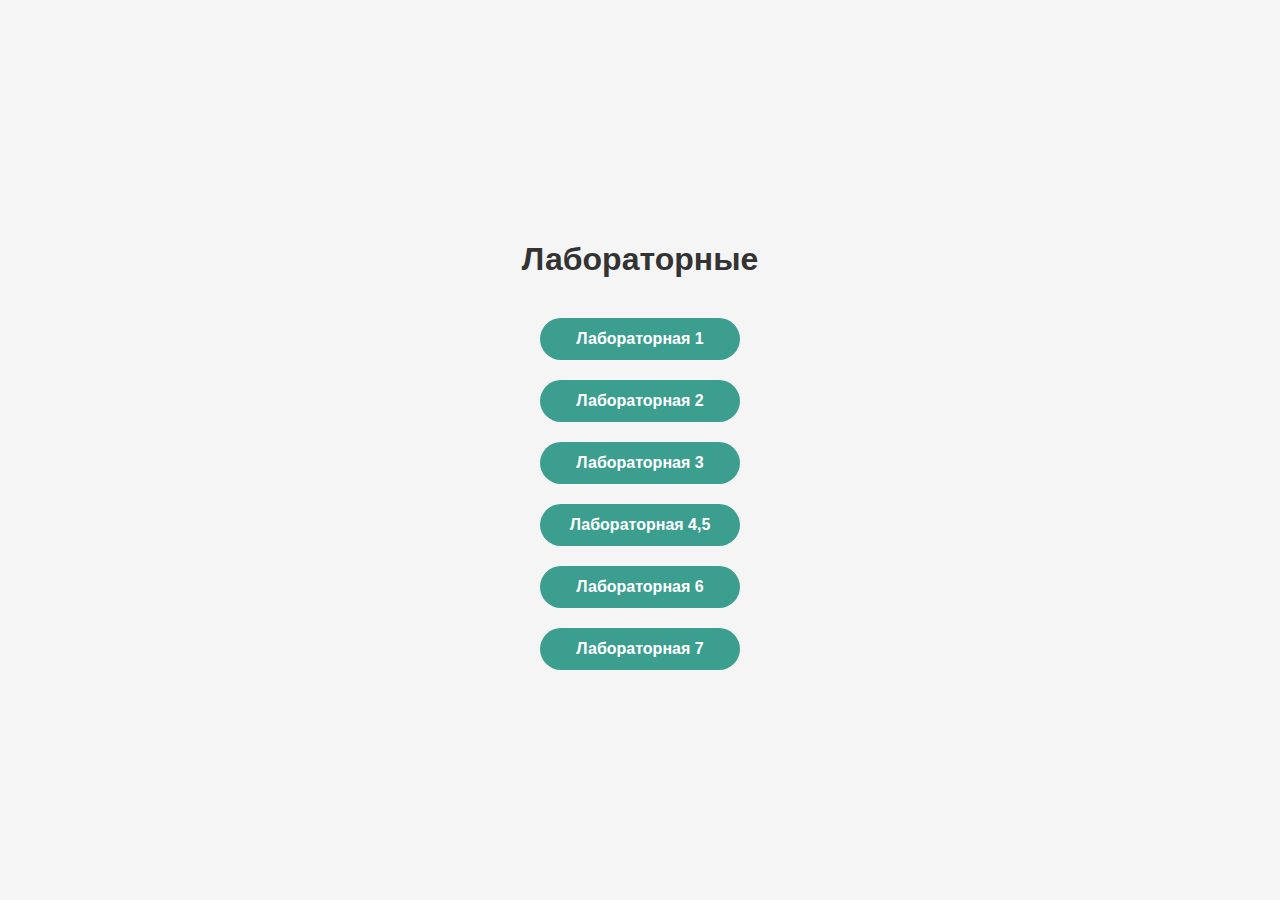
<file: index.html>
<!DOCTYPE html>
<html lang="ru">
<head>
  <meta charset="UTF-8">
  <meta name="viewport" content="width=device-width, initial-scale=1.0">
  <title>Лабораторные</title>
  <style>
    body {
      font-family: 'Segoe UI', sans-serif;
      background-color: #f5f5f5;
      margin: 0;
      padding: 0;
      display: flex;
      flex-direction: column;
      justify-content: center;
      align-items: center;
      min-height: 100vh;
      text-align: center;
    }

    h1 {
      margin-bottom: 30px;
      color: #333;
    }

    .btn {
      display: block;
      width: 200px;
      padding: 12px 0;
      margin: 10px auto;
      background-color: #3c9e8e;
      color: white;
      text-decoration: none;
      border: none;
      border-radius: 30px;
      font-size: 16px;
      font-weight: 600;
      cursor: pointer;
      transition: background-color 0.3s ease, transform 0.2s ease;
    }

    .btn:hover {
      background-color: #245e54;
      transform: scale(1.03);
    }
  </style>
</head>
<body>

  <h1>Лабораторные</h1>

  <a href="/pages/lb1.html" class="btn">Лабораторная 1</a>
  <a href="/pages/lb2.html" class="btn">Лабораторная 2</a>
  <a href="/pages/lb3.html" class="btn">Лабораторная 3</a>
  <a href="/pages/table.html" class="btn">Лабораторная 4,5</a>
  <a href="/pages/info.html" class="btn">Лабораторная 6</a>
  <a href="/pages/info-7.html" class="btn">Лабораторная 7</a>

</body>
</html>
</file>
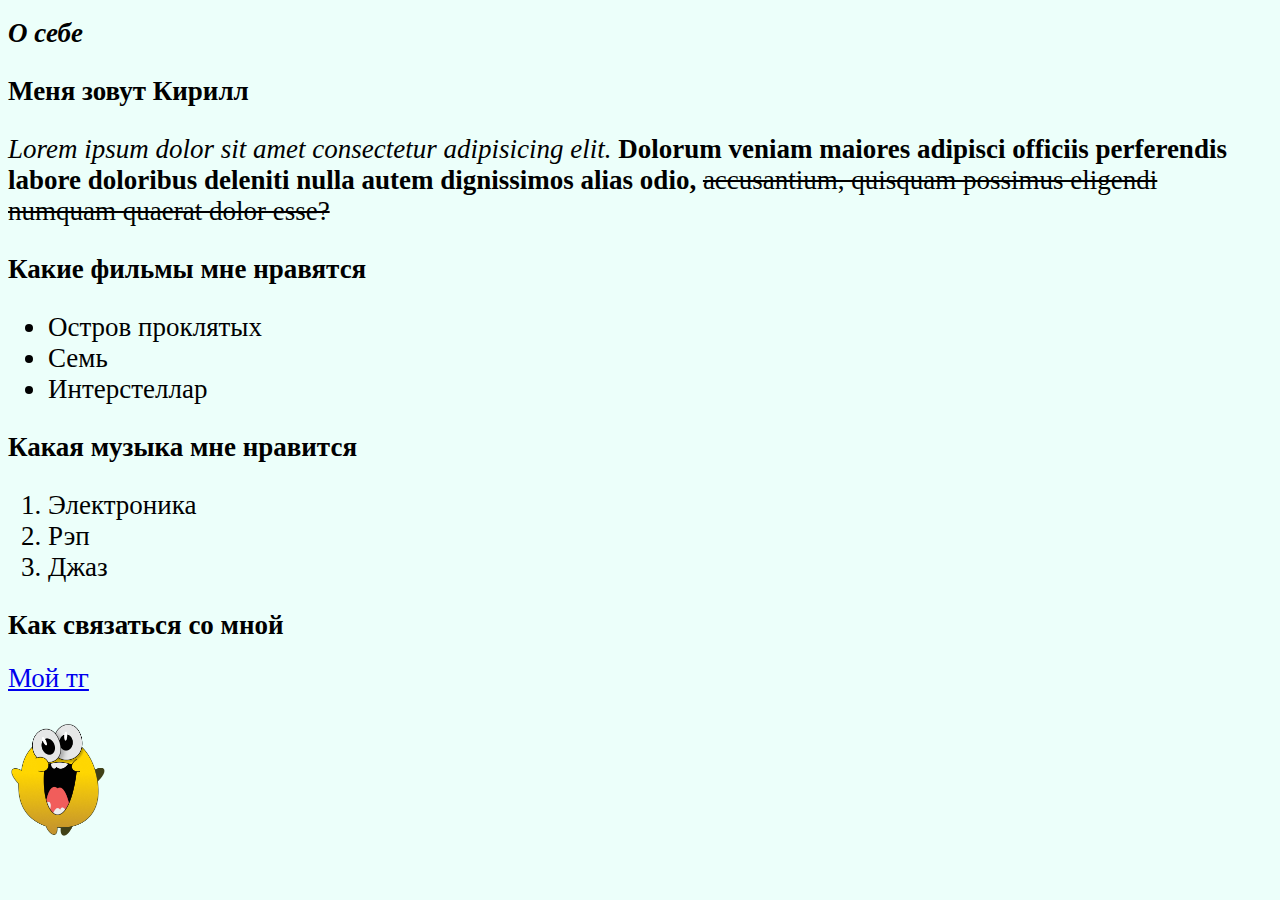
<file: lb1.html>
<!DOCTYPE html>
<html lang="ru">
<head>
    <meta charset="UTF-8">
    <meta name="viewport" content="width=device-width, initial-scale=1.0">
    <title>Лабораторная работа 1</title>
</head>
<style>
    *{
        font-size: 3vh;
    }
    body{
        background-color: rgb(236, 255, 250);
    }
    img{
        width: 8%;
        height: 8%;
    }
</style>
<body>

    <h1>
        <i>О себе</i>
    </h1>

    <p>
        <b>Меня зовут Кирилл</b>
        <p>
            <i>Lorem ipsum dolor sit amet consectetur adipisicing elit.</i>
            <b>Dolorum veniam maiores adipisci officiis perferendis labore doloribus deleniti nulla autem dignissimos alias odio,</b>
            <del>accusantium, quisquam possimus eligendi numquam quaerat dolor esse?</del>
        </p>
    </p>
    
    <h2>Какие фильмы мне нравятся</h2>

    <ul>
        <li>Остров проклятых</li>
        <li>Семь</li>
        <li>Интерстеллар</li>
    </ul>

    <h2>Какая музыка мне нравится</h2>

    <ol>
        <li>Электроника</li>
        <li>Рэп</li>
        <li>Джаз</li>
    </ol>

    <h2>Как связаться со мной</h2>

    <a href="https://t.me/q6albes">Мой тг</a>

    <p>
        <img src="../images/happy.png" alt="">
    </p>
</body>
</html>
</file>
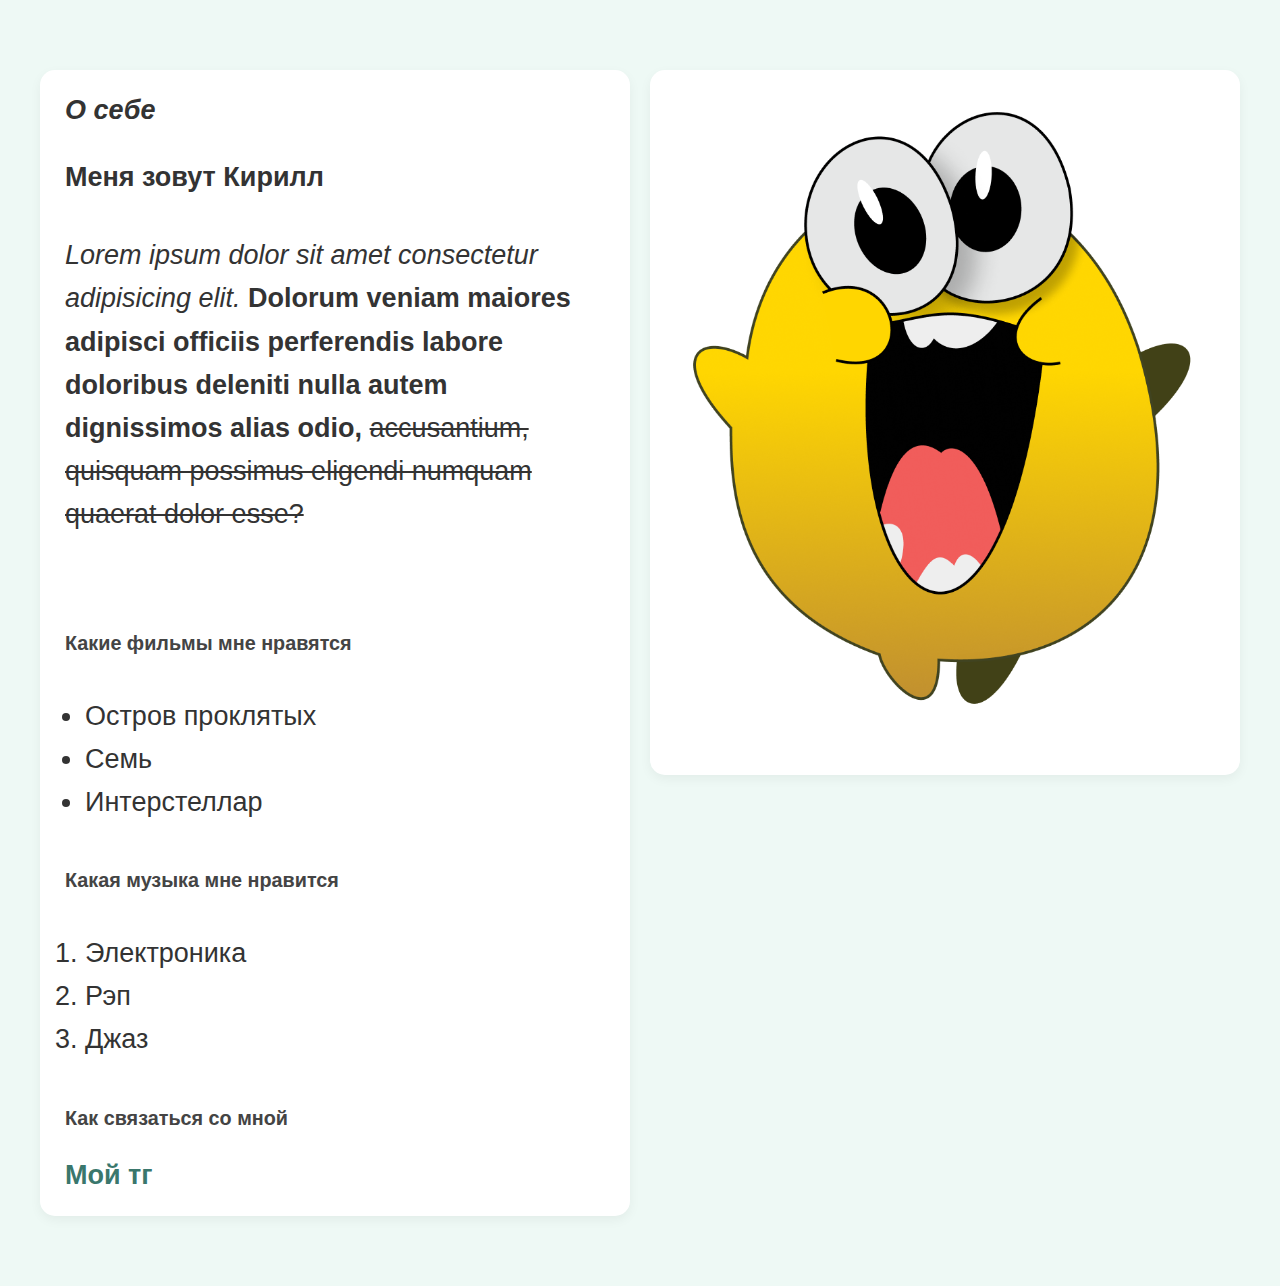
<file: lb2.html>
<!DOCTYPE html>
<html lang="ru">
<head>
    <meta charset="UTF-8">
    <meta name="viewport" content="width=device-width, initial-scale=1.0">
    <title>Лабораторная работа 2</title>
    <link rel="stylesheet" href="../styles/style-lb2.css">
</head>
<body>
<div class="content">
    <div class="content-left">
        <h1>
            <i>О себе</i>
        </h1>

        <p>
            <b>Меня зовут Кирилл</b>
            <p>
                <i>Lorem ipsum dolor sit amet consectetur adipisicing elit.</i>
                <b>Dolorum veniam maiores adipisci officiis perferendis labore doloribus deleniti nulla autem dignissimos alias odio,</b>
                <del>accusantium, quisquam possimus eligendi numquam quaerat dolor esse?</del>
            </p>
        </p>
        
        <h2>Какие фильмы мне нравятся</h2>

        <ul>
            <li>Остров проклятых</li>
            <li>Семь</li>
            <li>Интерстеллар</li>
        </ul>

        <h2>Какая музыка мне нравится</h2>

        <ol>
            <li>Электроника</li>
            <li>Рэп</li>
            <li>Джаз</li>
        </ol>

        <h2>Как связаться со мной</h2>

        <a href="https://t.me/q6albes">Мой тг</a>
    </div>

    <div class="content-right">
        <p>
            <img src="/images/happy.png" alt="">
        </p>
    </div>
</div>
</body>
</html>
</file>
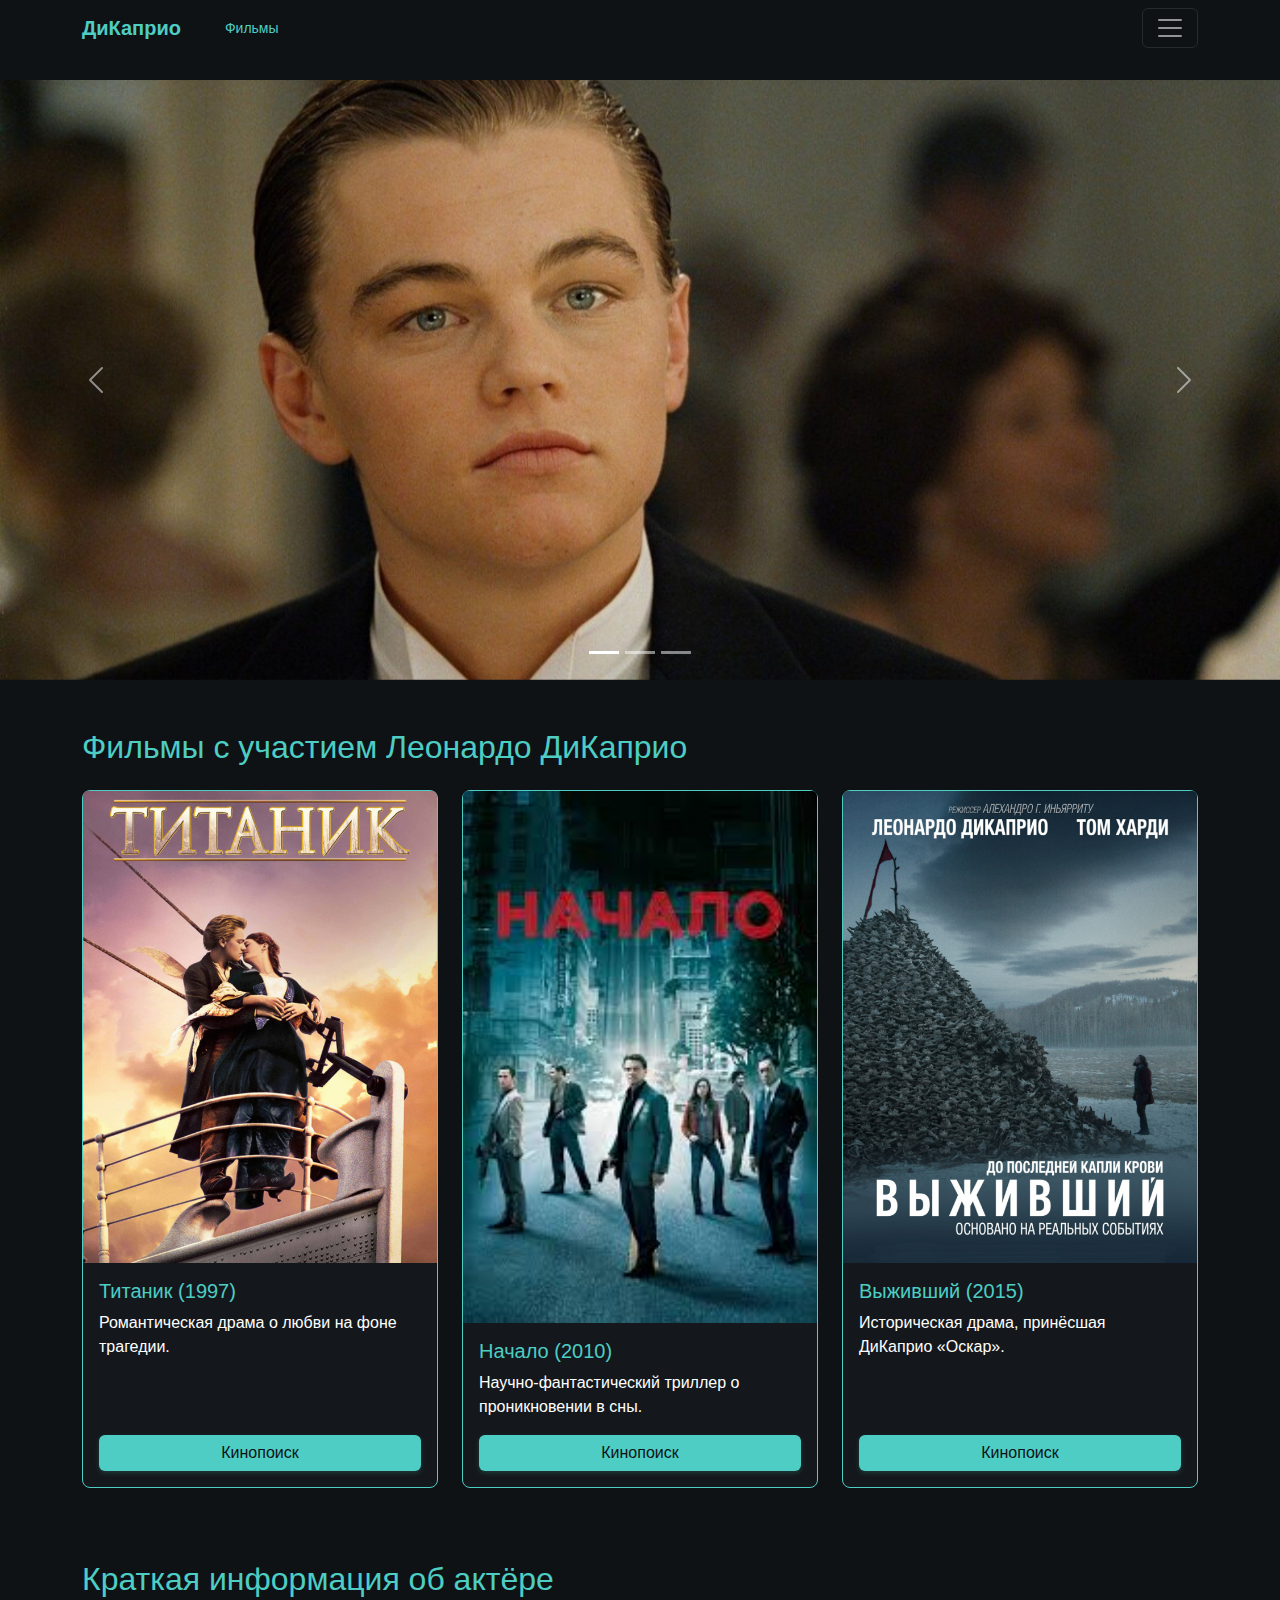
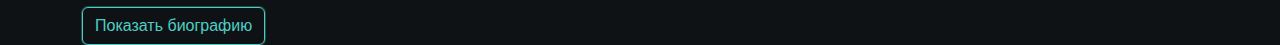
<file: pages/info-7.html>
<!DOCTYPE html>
<html lang="ru">
<head>
    <meta charset="UTF-8">
    <meta name="viewport" content="width=device-width, initial-scale=1.0">
    <title>Леонардо ДиКаприо — Информация</title>
    <link href="https://cdn.jsdelivr.net/npm/bootstrap@5.3.2/dist/css/bootstrap.min.css" rel="stylesheet">
    <link rel="stylesheet" href="/styles/style-lb7.css">
</head>
<body>

    <nav class="navbar navbar-dark bg-nav">
        <div class="container d-flex justify-content-between align-items-center">
            <div class="d-flex align-items-center gap-3">
                <a class="navbar-brand text-turquoise mb-0" href="#">ДиКаприо</a>
                <a class="btn btn-sm text-turquoise no-outline d-none d-md-inline-block" href="films-7.html">Фильмы</a>
            </div>
            <button id="burgerBtn" class="navbar-toggler" type="button" aria-label="Открыть меню">
                <span class="navbar-toggler-icon"></span>
            </button>
        </div>
    </nav>

    <div id="sidebar" class="offcanvas offcanvas-start" tabindex="-1">
        <div class="offcanvas-header bg-card border-bottom border-turquoise">
            <h5 class="offcanvas-title text-turquoise">Меню</h5>
            <button type="button" class="btn-close btn-close-white" data-bs-dismiss="offcanvas" aria-label="Закрыть"></button>
        </div>
        <div class="offcanvas-body bg-card p-0">
            <div class="list-group list-group-flush">
                <a class="list-group-item list-group-item-action bg-card text-white border-0 menu-link" href="#top">Главная</a>
                <a class="list-group-item list-group-item-action bg-card text-white border-0 menu-link" href="#films-section">Фильмы</a>
                <a class="list-group-item list-group-item-action bg-card text-white border-0 menu-link" href="#bio-section">Биография</a>
            </div>
        </div>
    </div>

    <div id="top"></div>

    <div id="actorCarousel" class="carousel slide mt-4" data-bs-ride="carousel">
        <div class="carousel-indicators">
            <button type="button" data-bs-target="#actorCarousel" data-bs-slide-to="0" class="active" aria-current="true" aria-label="Slide 1"></button>
            <button type="button" data-bs-target="#actorCarousel" data-bs-slide-to="1" aria-label="Slide 2"></button>
            <button type="button" data-bs-target="#actorCarousel" data-bs-slide-to="2" aria-label="Slide 3"></button>
        </div>
        <div class="carousel-inner">
            <div class="carousel-item active">
                <img src="/images/1.jpg" class="d-block w-100" alt="Титаник">
            </div>
            <div class="carousel-item">
                <img src="/images/2.jpg" class="d-block w-100" alt="Начало">
            </div>
            <div class="carousel-item">
                <img src="/images/3.jpg" class="d-block w-100" alt="Выживший">
            </div>
        </div>
        <button class="carousel-control-prev" type="button" data-bs-target="#actorCarousel" data-bs-slide="prev">
            <span class="carousel-control-prev-icon" aria-hidden="true"></span>
            <span class="visually-hidden">Предыдущий</span>
        </button>
        <button class="carousel-control-next" type="button" data-bs-target="#actorCarousel" data-bs-slide="next">
            <span class="carousel-control-next-icon" aria-hidden="true"></span>
            <span class="visually-hidden">Следующий</span>
        </button>
    </div>

    <div class="container mt-5" id="films-section">
        <h2 class="mb-4 text-turquoise">Фильмы с участием Леонардо ДиКаприо</h2>
        <div class="row">
            <div class="col-md-4 mb-4">
                <div class="card h-100 bg-card border border-turquoise">
                    <img src="/images/Titanic.jpg" class="card-img-top" alt="Титаник">
                    <div class="card-body d-flex flex-column">
                        <h5 class="card-title text-turquoise">Титаник (1997)</h5>
                        <p class="card-text text-white">Романтическая драма о любви на фоне трагедии.</p>
                        <a href="https://www.kinopoisk.ru/film/2213/" target="_blank" class="btn btn-turquoise mt-auto">Кинопоиск</a>
                    </div>
                </div>
            </div>
            <div class="col-md-4 mb-4">
                <div class="card h-100 bg-card border border-turquoise">
                    <img src="/images/Inception.jpg" class="card-img-top" alt="Начало">
                    <div class="card-body d-flex flex-column">
                        <h5 class="card-title text-turquoise">Начало (2010)</h5>
                        <p class="card-text text-white">Научно-фантастический триллер о проникновении в сны.</p>
                        <a href="https://www.kinopoisk.ru/film/447301/" target="_blank" class="btn btn-turquoise mt-auto">Кинопоиск</a>
                    </div>
                </div>
            </div>
            <div class="col-md-4 mb-4">
                <div class="card h-100 bg-card border border-turquoise">
                    <img src="/images/Revenant.jpg" class="card-img-top" alt="Выживший">
                    <div class="card-body d-flex flex-column">
                        <h5 class="card-title text-turquoise">Выживший (2015)</h5>
                        <p class="card-text text-white">Историческая драма, принёсшая ДиКаприо «Оскар».</p>
                        <a href="https://www.kinopoisk.ru/film/522941/" target="_blank" class="btn btn-turquoise mt-auto">Кинопоиск</a>
                    </div>
                </div>
            </div>
        </div>
    </div>

    <div class="container mt-5" id="bio-section">
        <h2 class="text-turquoise">Краткая информация об актёре</h2>
        <button class="btn btn-outline-turquoise" type="button" data-bs-toggle="collapse" data-bs-target="#bioCollapse">
            Показать биографию
        </button>
        <div class="collapse mt-3" id="bioCollapse">
            <div class="card bg-card border border-turquoise">
                <div class="card-body text-white">
                    <p><strong>Где родился:</strong> Лос-Анджелес, Калифорния, США, 11 ноября 1974 года.</p>
                    <p><strong>Где учился:</strong> Не поступил в колледж — начал карьеру актёра в подростковом возрасте.</p>
                    <p><strong>Личная жизнь:</strong> Известен своей экологической активностью и основанием фонда Leonardo DiCaprio Foundation.</p>
                    <p><strong>Достижения:</strong> Обладатель «Оскара», «Золотого глобуса», «BAFTA».</p>
                </div>
            </div>
        </div>
    </div>

    <script src="https://cdn.jsdelivr.net/npm/bootstrap@5.3.2/dist/js/bootstrap.bundle.min.js"></script>
    <script>
        const sidebar = document.getElementById('sidebar');
        const burgerBtn = document.getElementById('burgerBtn');
        const bsSidebar = new bootstrap.Offcanvas(sidebar);
        const menuLinks = document.querySelectorAll('.menu-link');

        burgerBtn.addEventListener('click', () => {
            bsSidebar.show();
        });

        menuLinks.forEach(link => {
            link.addEventListener('click', (e) => {
                e.preventDefault();
                bsSidebar.hide();
                const targetId = link.getAttribute('href');
                const target = document.querySelector(targetId);
                if (target) {
                    setTimeout(() => {
                        window.scrollTo({
                            top: target.offsetTop - 80,
                            behavior: 'smooth'
                        });
                    }, 300);
                }
            });
        });
    </script>
</body>
</html>
</file>
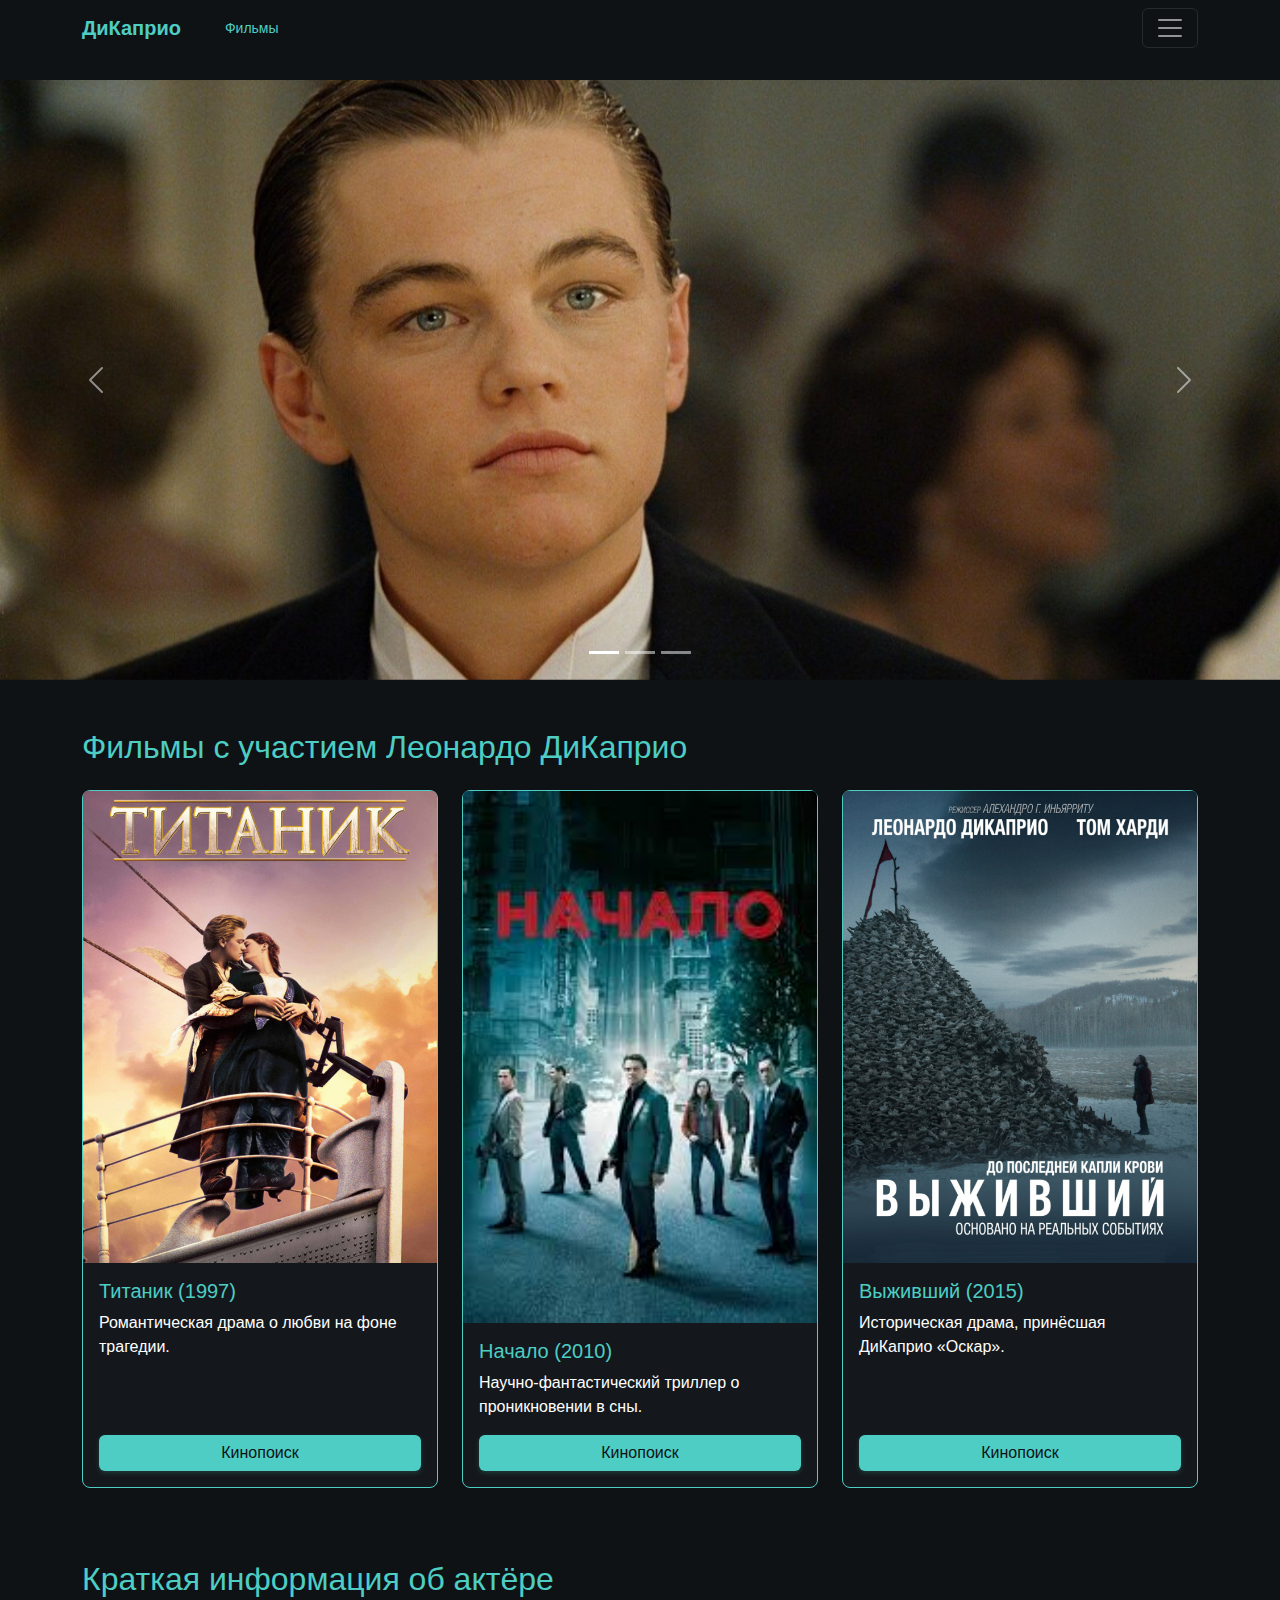
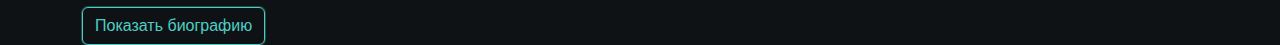
<file: pages/info.html>
<!DOCTYPE html>
<html lang="ru">
<head>
    <meta charset="UTF-8">
    <meta name="viewport" content="width=device-width, initial-scale=1.0">
    <title>Леонардо ДиКаприо — Информация</title>
    <link href="https://cdn.jsdelivr.net/npm/bootstrap@5.3.2/dist/css/bootstrap.min.css" rel="stylesheet">
    <link rel="stylesheet" href="../styles/style-lb6.css">
</head>
<body>

    <nav class="navbar navbar-dark bg-nav">
        <div class="container d-flex justify-content-between align-items-center">
            <div class="d-flex align-items-center gap-3">
                <a class="navbar-brand text-turquoise mb-0" href="#">ДиКаприо</a>
                <a class="btn btn-sm text-turquoise no-outline d-none d-md-inline-block" href="films.html">Фильмы</a>
            </div>
            <button id="burgerBtn" class="navbar-toggler" type="button" aria-label="Открыть меню">
                <span class="navbar-toggler-icon"></span>
            </button>
        </div>
    </nav>

    <div id="sidebar" class="offcanvas offcanvas-start" tabindex="-1">
        <div class="offcanvas-header bg-card border-bottom border-turquoise">
            <h5 class="offcanvas-title text-turquoise">Меню</h5>
            <button type="button" class="btn-close btn-close-white" data-bs-dismiss="offcanvas" aria-label="Закрыть"></button>
        </div>
        <div class="offcanvas-body bg-card p-0">
            <div class="list-group list-group-flush">
                <a class="list-group-item list-group-item-action bg-card text-white border-0 menu-link" href="#top">Главная</a>
                <a class="list-group-item list-group-item-action bg-card text-white border-0 menu-link" href="#films-section">Фильмы</a>
                <a class="list-group-item list-group-item-action bg-card text-white border-0 menu-link" href="#bio-section">Биография</a>
            </div>
        </div>
    </div>

    <div id="top"></div>

    <div id="actorCarousel" class="carousel slide mt-4" data-bs-ride="carousel">
        <div class="carousel-indicators">
            <button type="button" data-bs-target="#actorCarousel" data-bs-slide-to="0" class="active" aria-current="true" aria-label="Slide 1"></button>
            <button type="button" data-bs-target="#actorCarousel" data-bs-slide-to="1" aria-label="Slide 2"></button>
            <button type="button" data-bs-target="#actorCarousel" data-bs-slide-to="2" aria-label="Slide 3"></button>
        </div>
        <div class="carousel-inner">
            <div class="carousel-item active">
                <img src="../images/1.jpg" class="d-block w-100" alt="Титаник">
            </div>
            <div class="carousel-item">
                <img src="../images/2.jpg" class="d-block w-100" alt="Начало">
            </div>
            <div class="carousel-item">
                <img src="../images/3.jpg" class="d-block w-100" alt="Выживший">
            </div>
        </div>
        <button class="carousel-control-prev" type="button" data-bs-target="#actorCarousel" data-bs-slide="prev">
            <span class="carousel-control-prev-icon" aria-hidden="true"></span>
            <span class="visually-hidden">Предыдущий</span>
        </button>
        <button class="carousel-control-next" type="button" data-bs-target="#actorCarousel" data-bs-slide="next">
            <span class="carousel-control-next-icon" aria-hidden="true"></span>
            <span class="visually-hidden">Следующий</span>
        </button>
    </div>

    <div class="container mt-5" id="films-section">
        <h2 class="mb-4 text-turquoise">Фильмы с участием Леонардо ДиКаприо</h2>
        <div class="row">
            <div class="col-md-4 mb-4">
                <div class="card h-100 bg-card border border-turquoise">
                    <img src="../images/Titanic.jpg" class="card-img-top" alt="Титаник">
                    <div class="card-body d-flex flex-column">
                        <h5 class="card-title text-turquoise">Титаник (1997)</h5>
                        <p class="card-text text-white">Романтическая драма о любви на фоне трагедии.</p>
                        <a href="https://www.kinopoisk.ru/film/2213/" target="_blank" class="btn btn-turquoise mt-auto">Кинопоиск</a>
                    </div>
                </div>
            </div>
            <div class="col-md-4 mb-4">
                <div class="card h-100 bg-card border border-turquoise">
                    <img src="../images/Inception.jpg" class="card-img-top" alt="Начало">
                    <div class="card-body d-flex flex-column">
                        <h5 class="card-title text-turquoise">Начало (2010)</h5>
                        <p class="card-text text-white">Научно-фантастический триллер о проникновении в сны.</p>
                        <a href="https://www.kinopoisk.ru/film/447301/" target="_blank" class="btn btn-turquoise mt-auto">Кинопоиск</a>
                    </div>
                </div>
            </div>
            <div class="col-md-4 mb-4">
                <div class="card h-100 bg-card border border-turquoise">
                    <img src="../images/Revenant.jpg" class="card-img-top" alt="Выживший">
                    <div class="card-body d-flex flex-column">
                        <h5 class="card-title text-turquoise">Выживший (2015)</h5>
                        <p class="card-text text-white">Историческая драма, принёсшая ДиКаприо «Оскар».</p>
                        <a href="https://www.kinopoisk.ru/film/522941/" target="_blank" class="btn btn-turquoise mt-auto">Кинопоиск</a>
                    </div>
                </div>
            </div>
        </div>
    </div>

    <div class="container mt-5" id="bio-section">
        <h2 class="text-turquoise">Краткая информация об актёре</h2>
        <button class="btn btn-outline-turquoise" type="button" data-bs-toggle="collapse" data-bs-target="#bioCollapse">
            Показать биографию
        </button>
        <div class="collapse mt-3" id="bioCollapse">
            <div class="card bg-card border border-turquoise">
                <div class="card-body text-white">
                    <p><strong>Где родился:</strong> Лос-Анджелес, Калифорния, США, 11 ноября 1974 года.</p>
                    <p><strong>Где учился:</strong> Не поступил в колледж — начал карьеру актёра в подростковом возрасте.</p>
                    <p><strong>Личная жизнь:</strong> Известен своей экологической активностью и основанием фонда Leonardo DiCaprio Foundation.</p>
                    <p><strong>Достижения:</strong> Обладатель «Оскара», «Золотого глобуса», «BAFTA».</p>
                </div>
            </div>
        </div>
    </div>

    <script src="https://cdn.jsdelivr.net/npm/bootstrap@5.3.2/dist/js/bootstrap.bundle.min.js"></script>
    <script>
        const sidebar = document.getElementById('sidebar');
        const burgerBtn = document.getElementById('burgerBtn');
        const bsSidebar = new bootstrap.Offcanvas(sidebar);
        const menuLinks = document.querySelectorAll('.menu-link');

        burgerBtn.addEventListener('click', () => {
            bsSidebar.show();
        });

        menuLinks.forEach(link => {
            link.addEventListener('click', (e) => {
                e.preventDefault();
                bsSidebar.hide();
                const targetId = link.getAttribute('href');
                const target = document.querySelector(targetId);
                if (target) {
                    setTimeout(() => {
                        window.scrollTo({
                            top: target.offsetTop - 80,
                            behavior: 'smooth'
                        });
                    }, 300);
                }
            });
        });
    </script>
</body>
</html>
</file>
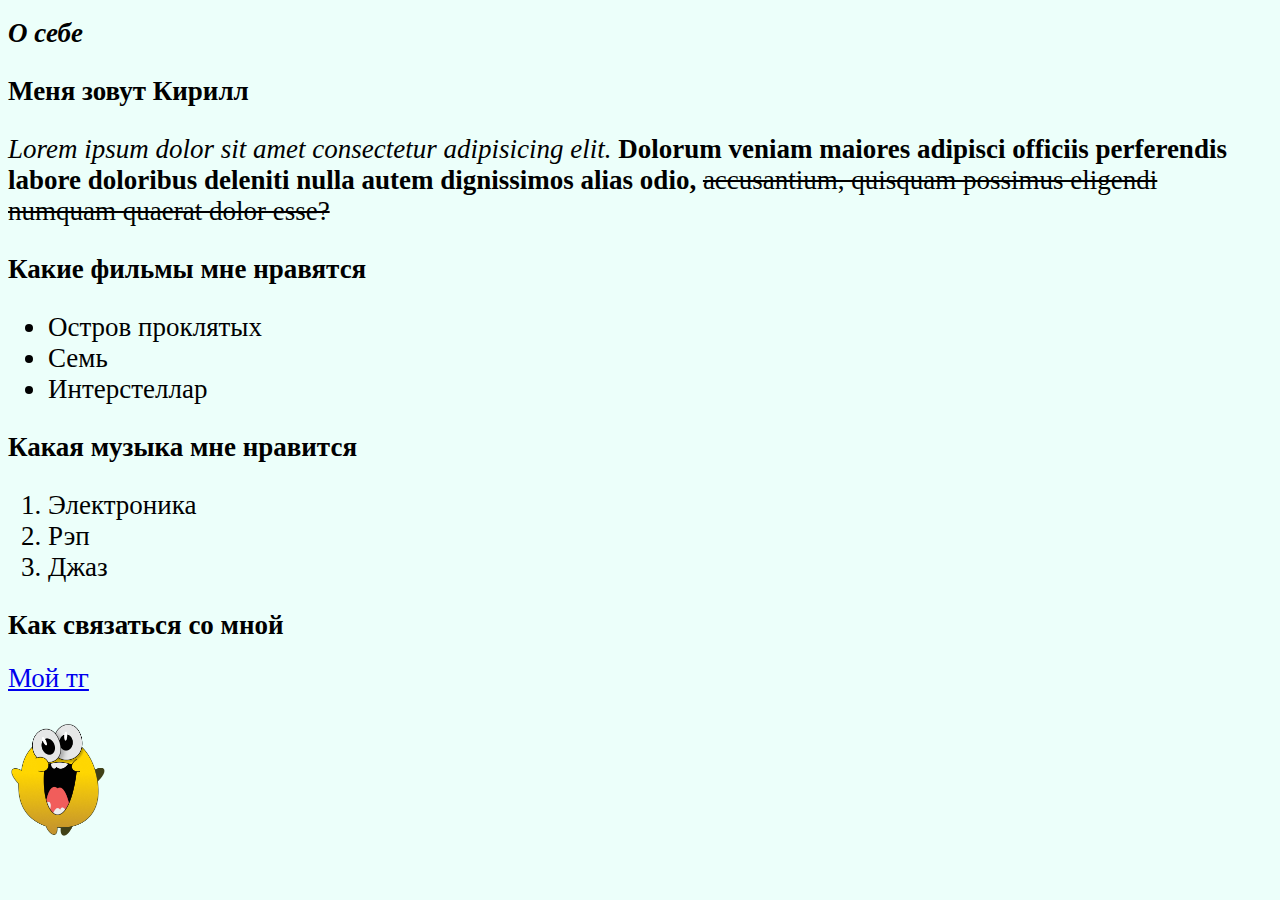
<file: pages/lb1.html>
<!DOCTYPE html>
<html lang="ru">
<head>
    <meta charset="UTF-8">
    <meta name="viewport" content="width=device-width, initial-scale=1.0">
    <title>Лабораторная работа 1</title>
</head>
<style>
    *{
        font-size: 3vh;
    }
    body{
        background-color: rgb(236, 255, 250);
    }
    img{
        width: 8%;
        height: 8%;
    }
</style>
<body>

    <h1>
        <i>О себе</i>
    </h1>

    <p>
        <b>Меня зовут Кирилл</b>
        <p>
            <i>Lorem ipsum dolor sit amet consectetur adipisicing elit.</i>
            <b>Dolorum veniam maiores adipisci officiis perferendis labore doloribus deleniti nulla autem dignissimos alias odio,</b>
            <del>accusantium, quisquam possimus eligendi numquam quaerat dolor esse?</del>
        </p>
    </p>
    
    <h2>Какие фильмы мне нравятся</h2>

    <ul>
        <li>Остров проклятых</li>
        <li>Семь</li>
        <li>Интерстеллар</li>
    </ul>

    <h2>Какая музыка мне нравится</h2>

    <ol>
        <li>Электроника</li>
        <li>Рэп</li>
        <li>Джаз</li>
    </ol>

    <h2>Как связаться со мной</h2>

    <a href="https://t.me/q6albes">Мой тг</a>

    <p>
        <img src="/images/happy.png" alt="">
    </p>
</body>
</html>
</file>
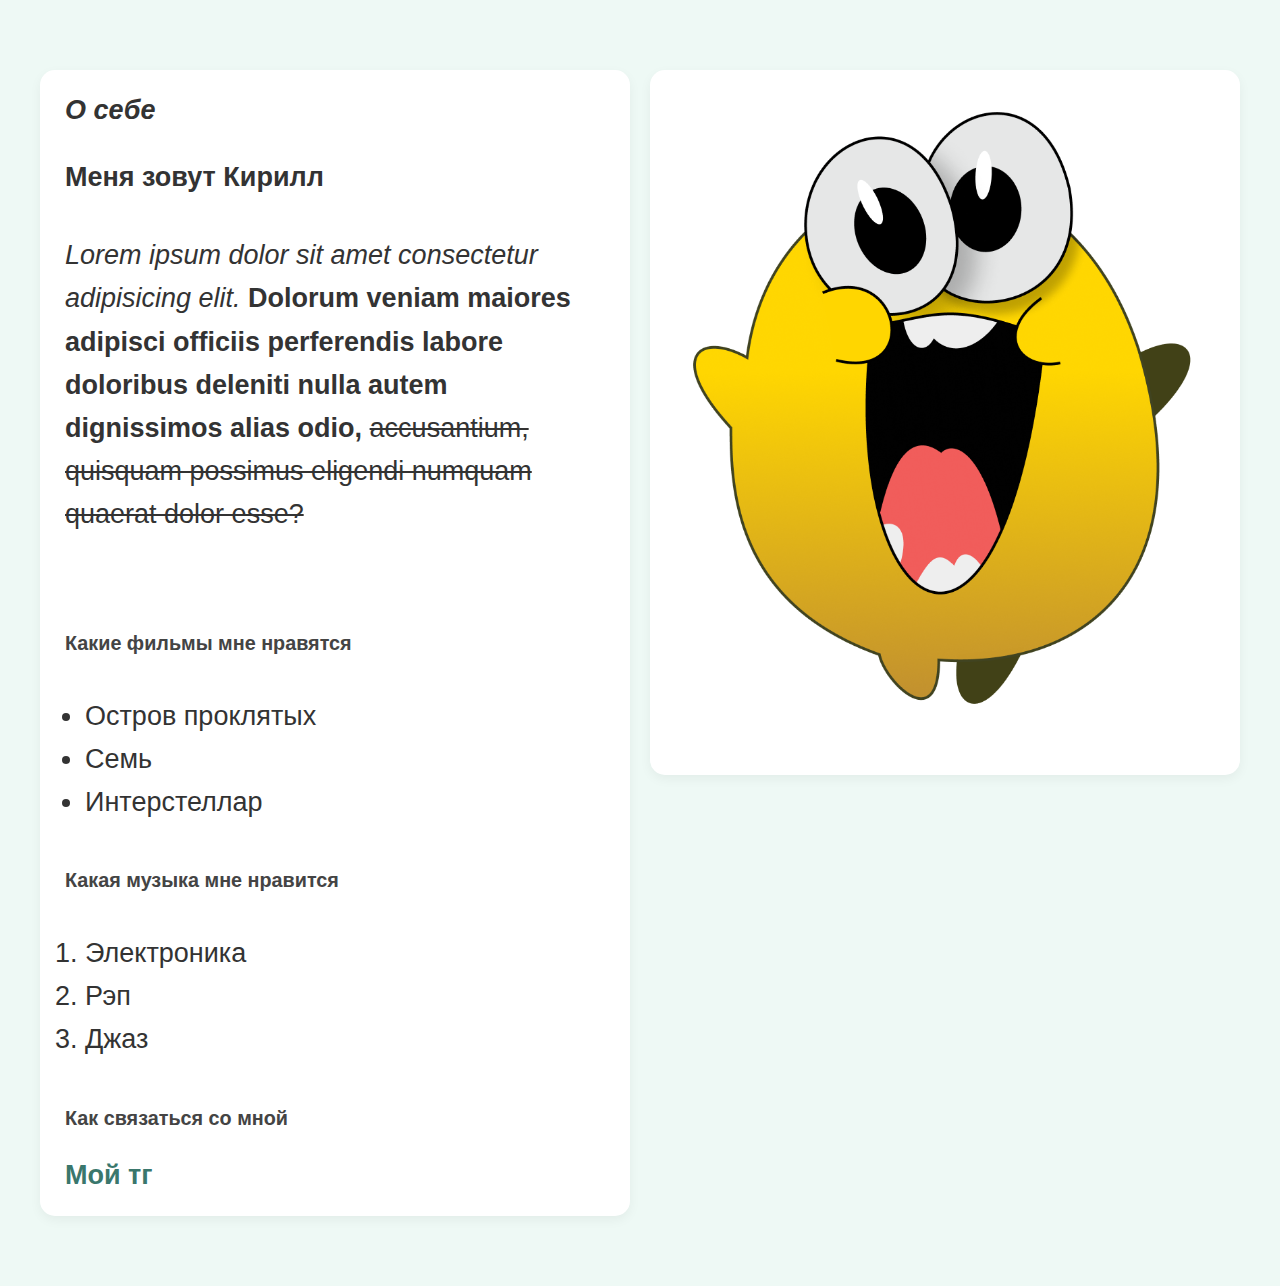
<file: pages/lb2.html>
<!DOCTYPE html>
<html lang="ru">
<head>
    <meta charset="UTF-8">
    <meta name="viewport" content="width=device-width, initial-scale=1.0">
    <title>Лабораторная работа 2</title>
    <link rel="stylesheet" href="../styles/style-lb2.css">
</head>
<body>
<div class="content">
    <div class="content-left">
        <h1>
            <i>О себе</i>
        </h1>

        <p>
            <b>Меня зовут Кирилл</b>
            <p>
                <i>Lorem ipsum dolor sit amet consectetur adipisicing elit.</i>
                <b>Dolorum veniam maiores adipisci officiis perferendis labore doloribus deleniti nulla autem dignissimos alias odio,</b>
                <del>accusantium, quisquam possimus eligendi numquam quaerat dolor esse?</del>
            </p>
        </p>
        
        <h2>Какие фильмы мне нравятся</h2>

        <ul>
            <li>Остров проклятых</li>
            <li>Семь</li>
            <li>Интерстеллар</li>
        </ul>

        <h2>Какая музыка мне нравится</h2>

        <ol>
            <li>Электроника</li>
            <li>Рэп</li>
            <li>Джаз</li>
        </ol>

        <h2>Как связаться со мной</h2>

        <a href="https://t.me/q6albes">Мой тг</a>
    </div>

    <div class="content-right">
        <p>
            <img src="../images/happy.png" alt="">
        </p>
    </div>
</div>
</body>

</html>
</file>
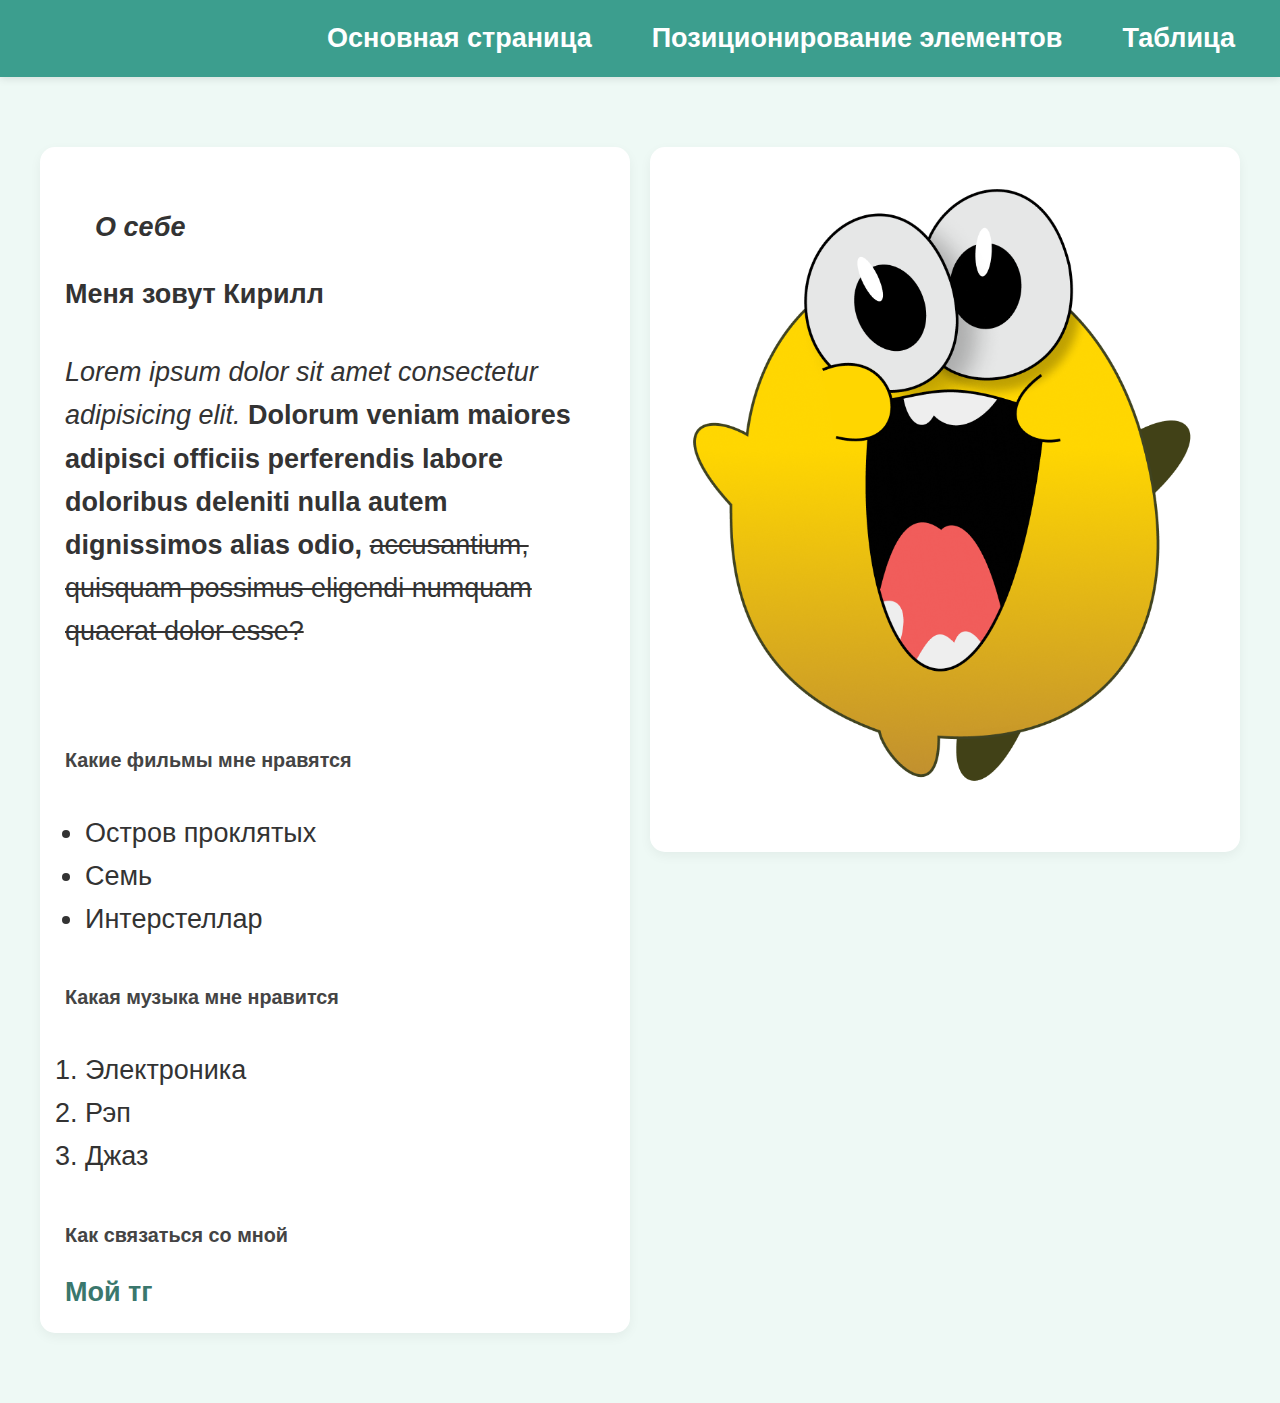
<file: pages/lb3.html>
<!DOCTYPE html>
<html lang="ru">
<head>
    <meta charset="UTF-8">
    <meta name="viewport" content="width=device-width, initial-scale=1.0">
    <title>Лабораторная работа 3</title>
    <link rel="stylesheet" href="../styles/style-lb3.css">
</head>
<body>
    <div class="header">
        <a href="#">Основная страница</a>
        <a href="pages/page2.html">Позиционирование элементов</a>
        <a href="pages/table.html">Таблица</a>
    </div>
    
    <div class="content">
    <div class="content-left">
        <h1>
            <i>О себе</i>
        </h1>

        <p>
            <b>Меня зовут Кирилл</b>
            <p>
                <i>Lorem ipsum dolor sit amet consectetur adipisicing elit.</i>
                <b>Dolorum veniam maiores adipisci officiis perferendis labore doloribus deleniti nulla autem dignissimos alias odio,</b>
                <del>accusantium, quisquam possimus eligendi numquam quaerat dolor esse?</del>
            </p>
        </p>
        
        <h2>Какие фильмы мне нравятся</h2>

        <ul>
            <li>Остров проклятых</li>
            <li>Семь</li>
            <li>Интерстеллар</li>
        </ul>

        <h2>Какая музыка мне нравится</h2>

        <ol>
            <li>Электроника</li>
            <li>Рэп</li>
            <li>Джаз</li>
        </ol>

        <h2>Как связаться со мной</h2>

        <a href="https://t.me/q6albes">Мой тг</a>
    </div>

    <div class="content-right">
        <p>
            <img src="../images/happy.png" alt="">
        </p>
    </div>
</body>
</html>
</file>
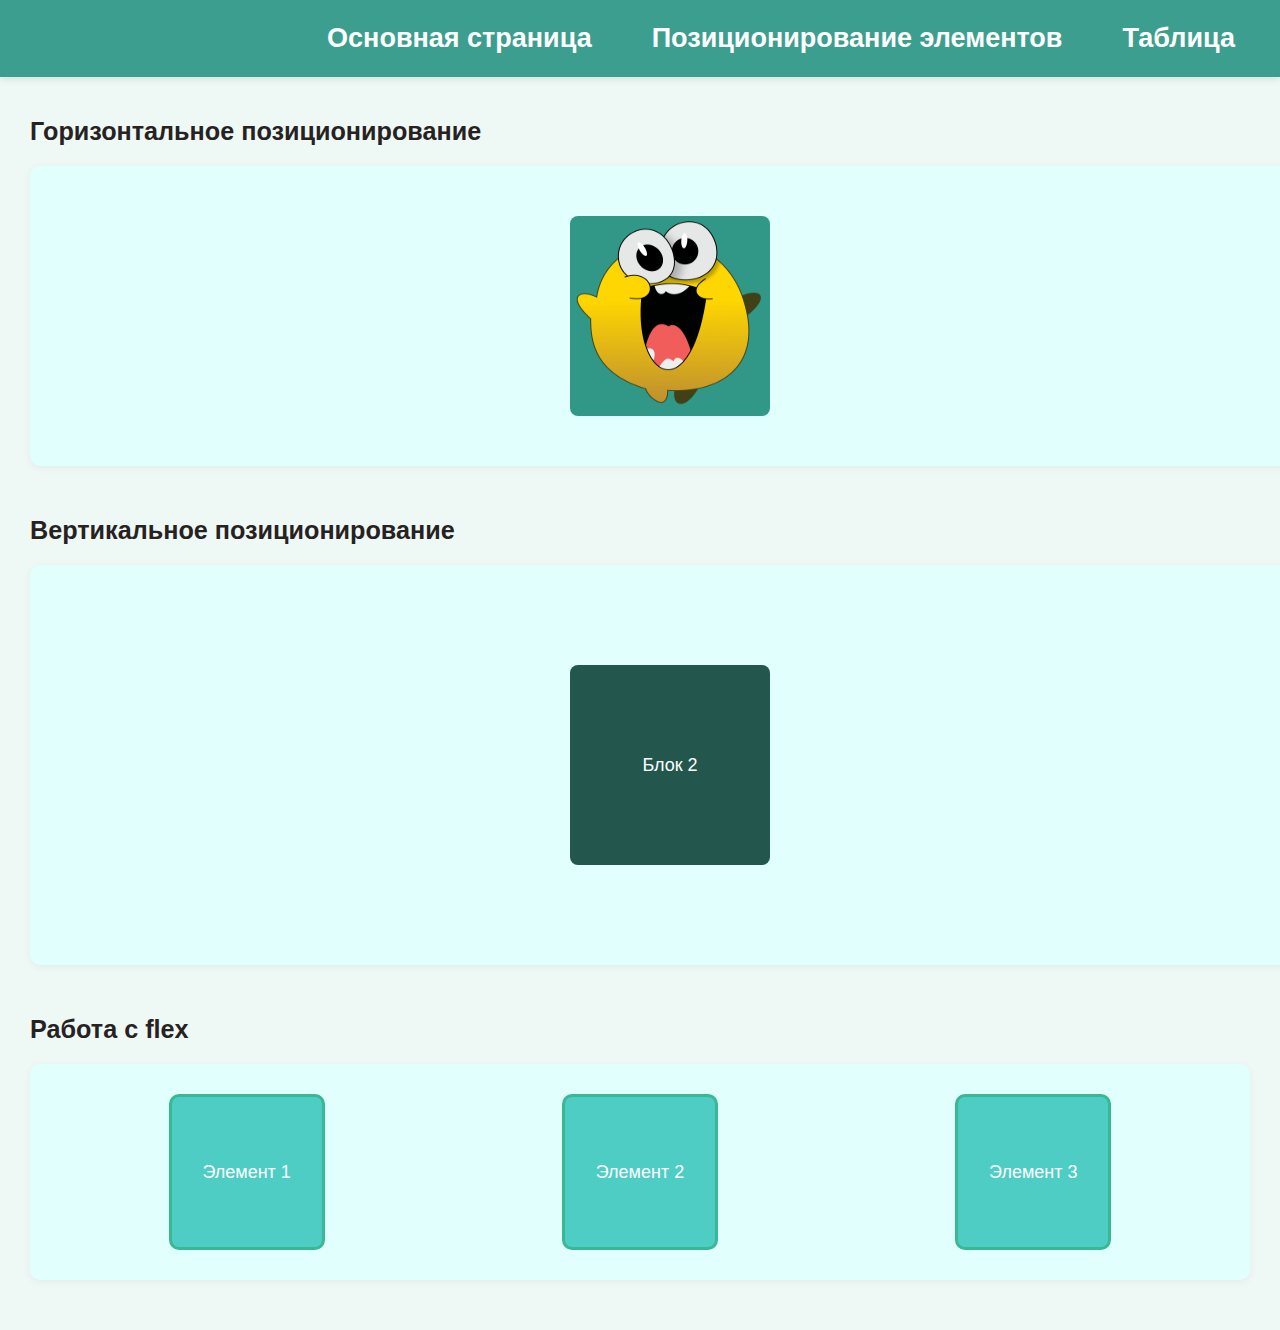
<file: pages/page2.html>
<!DOCTYPE html>
<html lang="ru">
<head>
    <meta charset="UTF-8">
    <meta name="viewport" content="width=device-width, initial-scale=1.0">
    <title>Лабораторная работа 3 - 2 страница</title>
    <link rel="stylesheet" href="../styles/style-lb3.css">
</head>
<body>
    <div class="header">
        <a href="pages/lb3.html">Основная страница</a>
        <a href="#">Позиционирование элементов</a>
        <a href="pages/table.html">Таблица</a>
    </div>

    <h1>Горизонтальное позиционирование</h1>
    <div class="container">
        <div class="block"><img src="../images/happy.png" alt=""></div>
    </div>

    <h1>Вертикальное позиционирование</h1>
    <div class="container-2">
        <div class="block-2">Блок 2</div>
    </div>

    <h1>Работа с flex</h1>
    <div class="container-3">
        <div class="flex-item">Элемент 1</div>
        <div class="flex-item">Элемент 2</div>
        <div class="flex-item">Элемент 3</div>
    </div>
</body>
</html>
</file>
<file: styles/style-lb2.css>
body{
    background-color: #eef9f5;
    font-family: 'Segoe UI', sans-serif;
    margin: 0;
    padding: 0;
}

*{
    font-size: 3vh;
    color: #333;
    margin: 0;
    padding: 0;
}

.content{
    display: flex;
    justify-content: center;
    align-items: flex-start;
    gap: 20px;
    padding: 30px;
    max-width: 1200px;
    margin: 40px auto;
}

.content-left,
.content-right{
    background-color: white;
    border-radius: 15px;
    padding: 25px;
    box-shadow: 0 4px 12px rgba(0, 0, 0, 0.05);
    width: 45%;
}

.content-left{
    display: flex;
    flex-direction: column;
    gap: 20px;
}

.content-left h1{
    font-size: 2.5vh;
    color: #272222;
    margin-bottom: 10px;
}

.content-left h2{
    font-size: 2.2vh;
    margin-top: 25px;
    margin-bottom: 10px;
    color: #444;
}

.content-left p{
    margin-bottom: 15px;
    line-height: 1.6;
}

.content-left ul,
.content-left ol{
    margin-top: 10px;
    margin-left: 20px;
    line-height: 1.6;
}

.content-left a{
    color: #3a776d;
    text-decoration: none;
    font-weight: bold;
}

.content-left a:hover{
    text-decoration: underline;
}

.content-right{
    display: flex;
    justify-content: center;
    align-items: center;
    overflow: hidden;
}

.content-right img{
    width: 100%;
    height: auto;
    border-radius: 10px;
    object-fit: cover;
}
</file>
<file: styles/style-lb7.css>
:root {
    --dark-bg: #0f1215;
    --turquoise: #4ECDC4;
    --white: #ffffff;
    --card-bg: #14181c;
}

body {
    background-color: var(--dark-bg);
    color: var(--white);
    font-family: 'Segoe UI', Tahoma, Geneva, Verdana, sans-serif;
}

.bg-nav {
    background-color: var(--dark-bg) !important;
}

.bg-card {
    background-color: var(--card-bg) !important;
}

.text-turquoise {
    color: var(--turquoise) !important;
}

.btn-turquoise {
    background-color: var(--turquoise);
    color: var(--dark-bg) !important;
    border: none;
    box-shadow: 0 2px 5px rgba(78, 205, 196, 0.2);
}

.btn-turquoise:hover {
    background-color: #3ebaa4;
    box-shadow: 0 4px 8px rgba(78, 205, 196, 0.3);
}

.btn-outline-turquoise {
    color: var(--turquoise);
    border-color: var(--turquoise);
    box-shadow: 0 0 0 1px rgba(78, 205, 196, 0.3);
}

.btn-outline-turquoise:hover {
    background-color: var(--turquoise);
    color: var(--dark-bg) !important;
    box-shadow: 0 0 0 1px rgba(78, 205, 196, 0.5);
}

.no-outline {
    background: none;
    border: none;
    padding: 0.375rem 0.75rem;
    border-radius: 0.375rem;
    transition: background-color 0.2s;
}

.no-outline:hover {
    background-color: rgba(78, 205, 196, 0.15);
}

.border-turquoise {
    border-color: var(--turquoise) !important;
}

.alert-turquoise {
    background-color: #1a2e33;
    color: var(--white);
    border: 1px solid var(--turquoise);
}

.navbar-brand {
    font-weight: bold;
}

.carousel-item img {
    height: 600px;
    object-fit: cover;
    object-position: center;
    width: 100%;
    display: block;
}

.card {
    transition: transform 0.3s ease, box-shadow 0.3s ease;
    border-radius: 0.5rem;
}

.card:hover {
    transform: translateY(-5px);
    box-shadow: 0 8px 20px rgba(78, 205, 196, 0.15);
}

.list-group-item {
    border: 1px solid var(--turquoise);
    border-radius: 0.5rem;
    margin-bottom: 0.5rem;
    background-color: var(--card-bg);
    color: var(--white);
}

.list-group-item:hover {
    background-color: #1a1f24;
    border-color: #5fd2d7;
}

.offcanvas {
    width: 240px !important;
    background-color: var(--card-bg);
}

.offcanvas-header {
    padding: 1rem 1.25rem;
}

.list-group-item-action.bg-card {
    padding: 1rem 1.25rem;
    transition: background-color 0.2s, color 0.2s;
}

.list-group-item-action.bg-card:hover {
    background-color: #1a1f24;
    color: var(--turquoise) !important;
}

@media (max-width: 768px) {
    .carousel-item img {
        height: 250px;
    }
}
</file>
<file: styles/style-lb6.css>
:root {
    --dark-bg: #0f1215;
    --turquoise: #4ECDC4;
    --white: #ffffff;
    --card-bg: #14181c;
}

body {
    background-color: var(--dark-bg);
    color: var(--white);
    font-family: 'Segoe UI', Tahoma, Geneva, Verdana, sans-serif;
}

.bg-nav {
    background-color: var(--dark-bg) !important;
}

.bg-card {
    background-color: var(--card-bg) !important;
}

.text-turquoise {
    color: var(--turquoise) !important;
}

.btn-turquoise {
    background-color: var(--turquoise);
    color: var(--dark-bg) !important;
    border: none;
    box-shadow: 0 2px 5px rgba(78, 205, 196, 0.2);
}

.btn-turquoise:hover {
    background-color: #3ebaa4;
    box-shadow: 0 4px 8px rgba(78, 205, 196, 0.3);
}

.btn-outline-turquoise {
    color: var(--turquoise);
    border-color: var(--turquoise);
    box-shadow: 0 0 0 1px rgba(78, 205, 196, 0.3);
}

.btn-outline-turquoise:hover {
    background-color: var(--turquoise);
    color: var(--dark-bg) !important;
    box-shadow: 0 0 0 1px rgba(78, 205, 196, 0.5);
}

.no-outline {
    background: none;
    border: none;
    padding: 0.375rem 0.75rem;
    border-radius: 0.375rem;
    transition: background-color 0.2s;
}

.no-outline:hover {
    background-color: rgba(78, 205, 196, 0.15);
}

.border-turquoise {
    border-color: var(--turquoise) !important;
}

.alert-turquoise {
    background-color: #1a2e33;
    color: var(--white);
    border: 1px solid var(--turquoise);
}

.navbar-brand {
    font-weight: bold;
}

.carousel-item img {
    height: 600px;
    object-fit: cover;
    object-position: center;
    width: 100%;
    display: block;
}

.card {
    transition: transform 0.3s ease, box-shadow 0.3s ease;
    border-radius: 0.5rem;
}

.card:hover {
    transform: translateY(-5px);
    box-shadow: 0 8px 20px rgba(78, 205, 196, 0.15);
}

.list-group-item {
    border: 1px solid var(--turquoise);
    border-radius: 0.5rem;
    margin-bottom: 0.5rem;
    background-color: var(--card-bg);
    color: var(--white);
}

.list-group-item:hover {
    background-color: #1a1f24;
    border-color: #5fd2d7;
}

.offcanvas {
    width: 240px !important;
    background-color: var(--card-bg);
}

.offcanvas-header {
    padding: 1rem 1.25rem;
}

.list-group-item-action.bg-card {
    padding: 1rem 1.25rem;
    transition: background-color 0.2s, color 0.2s;
}

.list-group-item-action.bg-card:hover {
    background-color: #1a1f24;
    color: var(--turquoise) !important;
}

@media (max-width: 768px) {
    .carousel-item img {
        height: 250px;
    }
}
</file>
<file: styles/style-lb3.css>
body{
    background-color: #eef9f5;
    font-family: 'Segoe UI', sans-serif;
    margin: 0;
    padding: 0;
}

*{
    font-size: 3vh;
    color: #333;
    margin: 0;
    padding: 0;
}

.content{
    display: flex;
    justify-content: center;
    align-items: flex-start;
    gap: 20px;
    padding: 30px;
    max-width: 1200px;
    margin: 40px auto;
}

.content-left,
.content-right{
    background-color: white;
    border-radius: 15px;
    padding: 25px;
    box-shadow: 0 4px 12px rgba(0, 0, 0, 0.05);
    width: 45%;
}

.content-left{
    display: flex;
    flex-direction: column;
    gap: 20px;
}

.content-left h1{
    font-size: 2.5vh;
    color: #272222;
    margin-bottom: 10px;
}

.content-left h2{
    font-size: 2.2vh;
    margin-top: 25px;
    margin-bottom: 10px;
    color: #444;
}

.content-left p{
    margin-bottom: 15px;
    line-height: 1.6;
}

.content-left ul,
.content-left ol{
    margin-top: 10px;
    margin-left: 20px;
    line-height: 1.6;
}

.content-left a{
    color: #3a776d;
    text-decoration: none;
    font-weight: bold;
}

.content-left a:hover{
    text-decoration: underline;
}

.content-right{
    display: flex;
    justify-content: center;
    align-items: center;
    overflow: hidden;
}

.content-right img{
    width: 100%;
    height: auto;
    border-radius: 10px;
    object-fit: cover;
}

/* 2 часть лабы 3 */
.header {
    background-color: #3c9e8e;
    padding: 15px 30px;
    display: flex;
    justify-content: flex-end;
    gap: 30px;
    box-shadow: 0 2px 8px rgba(0,0,0,0.1);
}

.header a {
    color: white;
    text-decoration: none;
    font-weight: bold;
    padding: 8px 15px;
    border-radius: 5px;
}

.header a:hover {
    background-color: #245e54;
}

h1 {
    font-size: 2.8vh;
    color: #272222;
    margin: 40px 0 20px 30px;
    text-align: left;
}

.container {
    width: 100%;
    height: 300px;
    background-color: #e0fffd;
    display: flex;
    justify-content: center;
    align-items: center;
    margin: 0 30px 50px;
    border-radius: 10px;
    box-shadow: 0 2px 8px rgba(0,0,0,0.05);
}

.block {
    width: 200px;
    height: 200px;
    background-color: #319786;
    display: flex;
    justify-content: center;
    align-items: center;
    font-size: 2vh;
    border-radius: 8px;
}

.block img{
    width: 200px;
    height: 200px;    
}

.container-2 {
    width: 100%;
    height: 400px;
    background-color: #e0fffd;
    display: flex;
    justify-content: center;
    align-items: center;
    margin: 0 30px 50px;
    border-radius: 10px;
    box-shadow: 0 2px 8px rgba(0,0,0,0.05);
    position: relative;
}

.block-2 {
    width: 200px;
    height: 200px;
    background-color: #23574e;
    color: white;
    display: flex;
    justify-content: center;
    align-items: center;
    font-size: 2vh;
    border-radius: 8px;
    position: absolute;
    top: 50%;
    left: 50%;
    transform: translate(-50%, -50%);
}

.container-3 {
    background-color: #e0fffd;
    padding: 30px;
    margin: 0 30px 50px;
    border-radius: 10px;
    box-shadow: 0 2px 8px rgba(0,0,0,0.05);
    display: flex;
    justify-content: space-around;
    align-items: center;
    gap: 20px;
}

.flex-item {
    width: 150px;
    height: 150px;
    background-color: #4ecdc4;
    color: white;
    display: flex;
    justify-content: center;
    align-items: center;
    font-size: 2vh;
    border-radius: 10px;
    border: 3px solid #3ab793;
}
</file>
